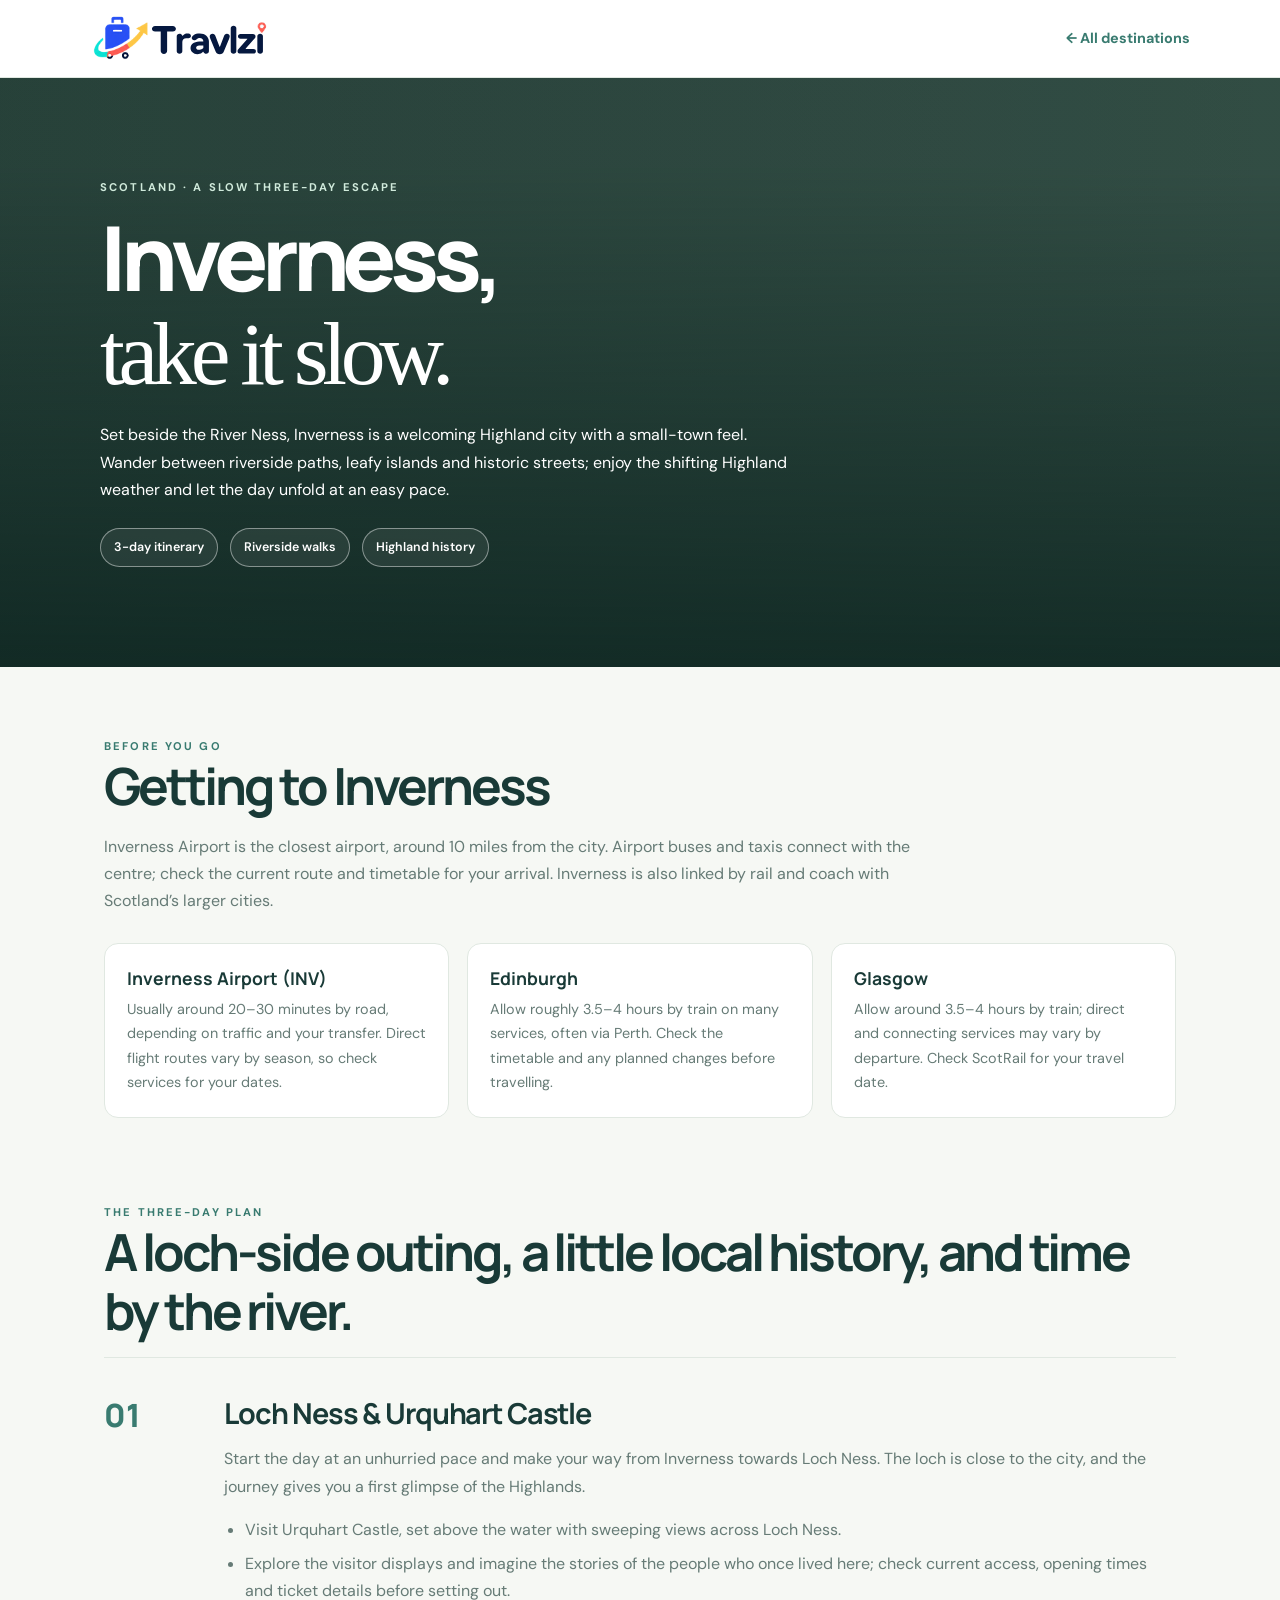
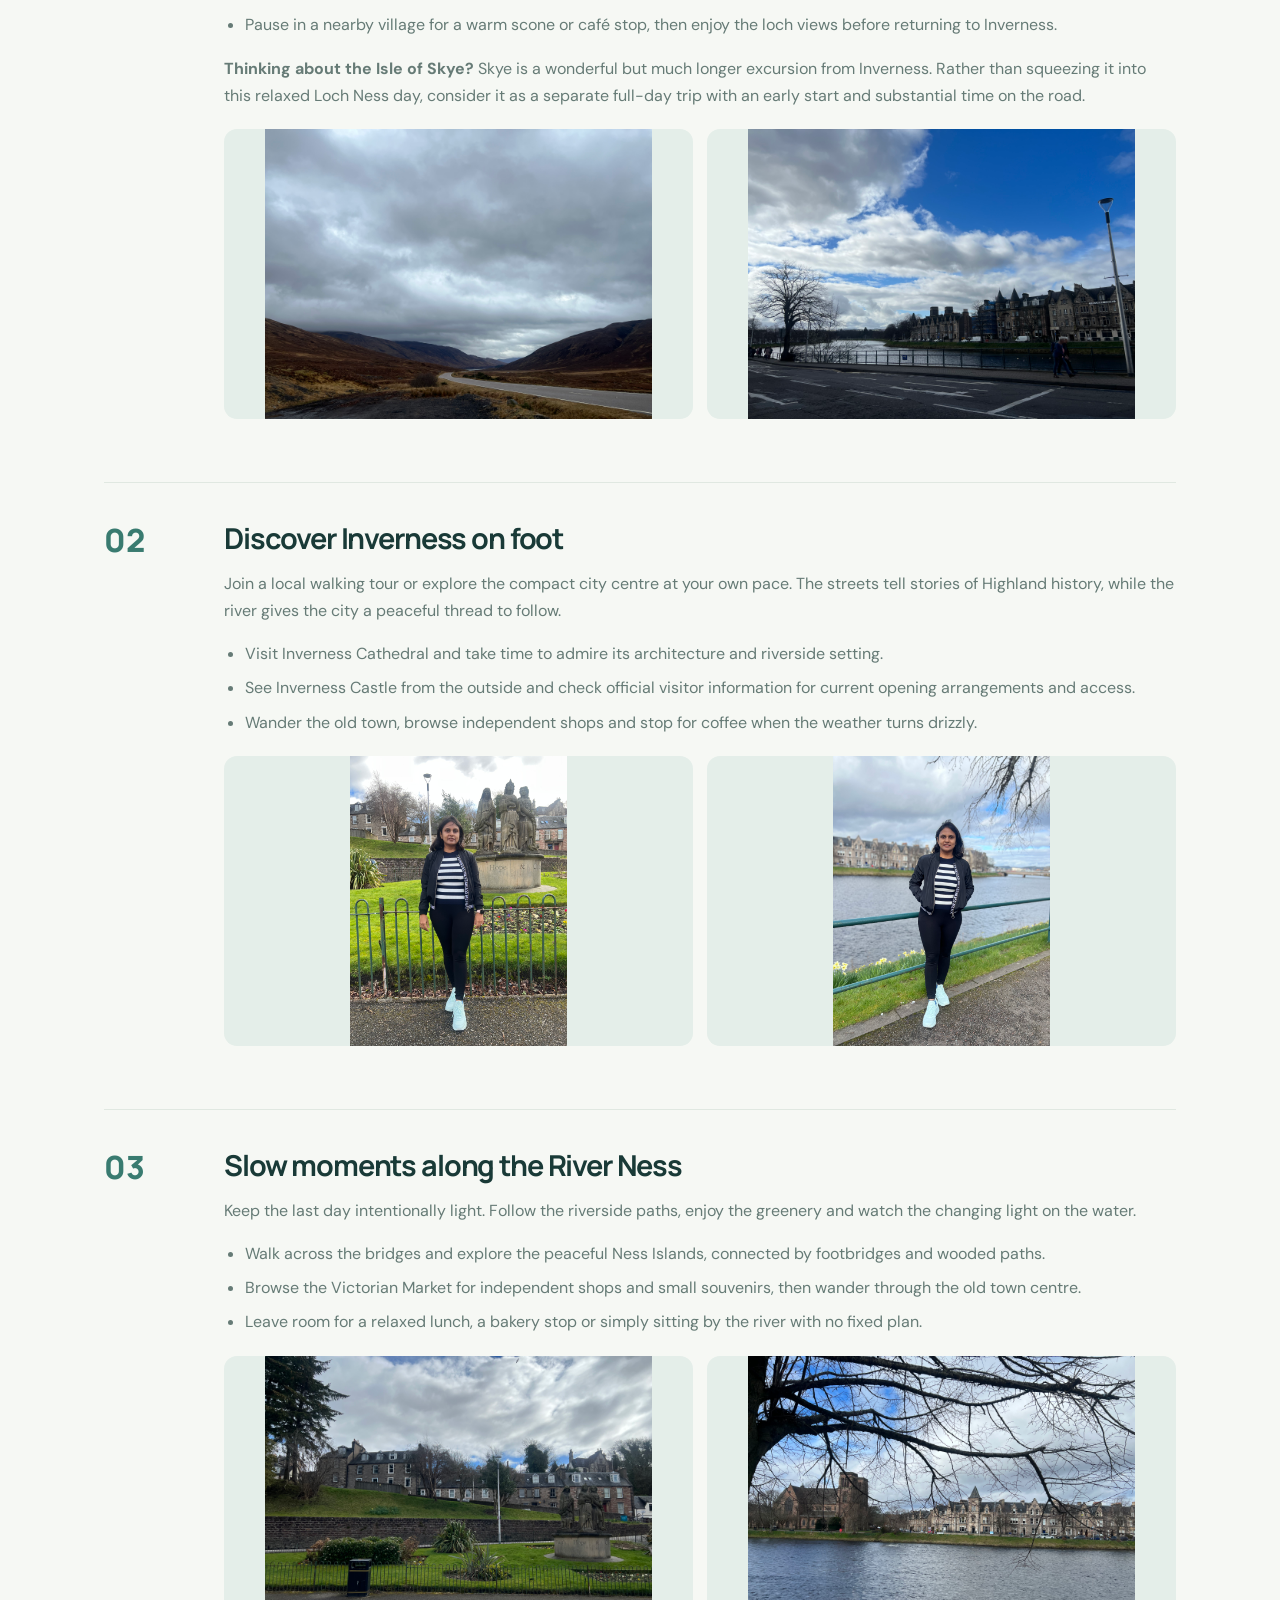
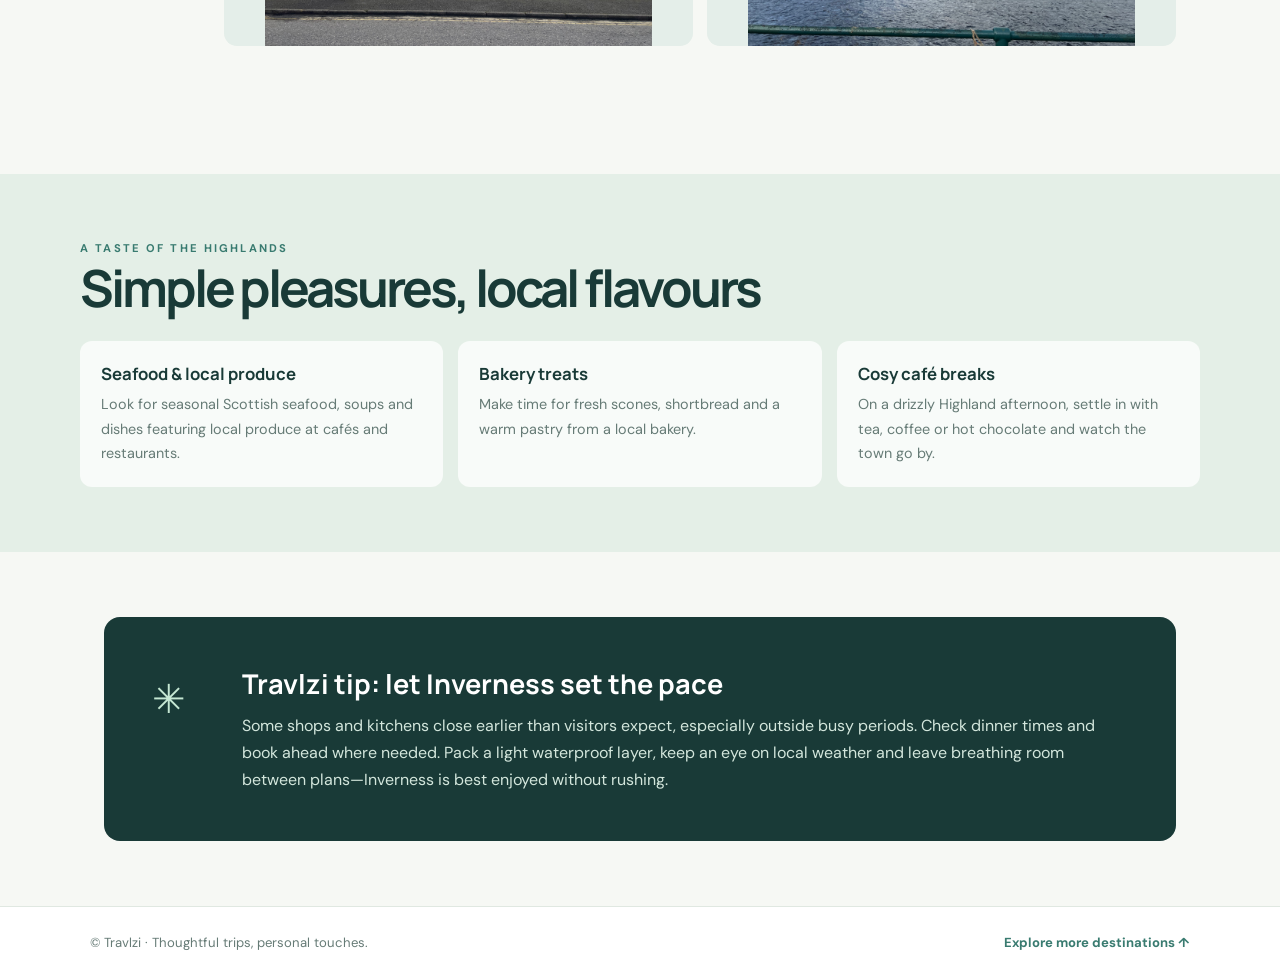
<file: inverness.html>
<!doctype html>
<html lang="en"><head><meta charset="utf-8"><meta name="viewport" content="width=device-width, initial-scale=1"><meta name="theme-color" content="#087f8c"><meta name="description" content="A calm three-day Inverness itinerary with Loch Ness, Urquhart Castle, riverside walks, historic streets and Highland flavours."><title>Inverness in 3 Days — Travlzi</title><link rel="preconnect" href="https://fonts.googleapis.com"><link rel="preconnect" href="https://fonts.gstatic.com" crossorigin><link href="https://fonts.googleapis.com/css2?family=DM+Sans:wght@400;500;600;700&family=Manrope:wght@400;500;600;700;800&display=swap" rel="stylesheet">
<style>
:root{--ink:#193a37;--muted:#667b76;--teal:#397b70;--cream:#f6f8f4;--mint:#e4efe7;--line:#e0e8e1;--head:"Manrope",sans-serif;--body:"DM Sans",sans-serif}*{box-sizing:border-box}html{scroll-behavior:smooth;scroll-padding-top:90px}body{margin:0;background:var(--cream);color:var(--ink);font-family:var(--body);line-height:1.7}a{color:inherit;text-decoration:none}.header{height:78px;display:flex;align-items:center;justify-content:space-between;padding:0 clamp(22px,7vw,100px);background:#fff;border-bottom:1px solid var(--line)}.brand{display:inline-flex;align-items:center}.brand-logo{display:block;width:180px;height:auto;max-height:none;aspect-ratio:auto;object-fit:contain}.back{font-weight:700;color:var(--teal);font-size:.9rem}.hero{min-height:580px;display:flex;align-items:end;position:relative;overflow:hidden;background:#344f46;color:white}.hero img,.shade{position:absolute;inset:0;width:100%;height:100%;object-fit:cover}.hero img{object-position:center 52%}.shade{background:linear-gradient(0deg,rgba(13,37,32,.82),rgba(13,37,32,.05) 85%),linear-gradient(90deg,rgba(13,37,32,.3),transparent)}.hero-content{position:relative;padding:clamp(32px,8vw,100px);max-width:900px}.eyebrow{font-size:.7rem;letter-spacing:.19em;text-transform:uppercase;font-weight:700;color:#d0eadb}.hero h1{font:800 clamp(3rem,7vw,6.3rem)/1.02 var(--head);letter-spacing:-.07em;margin:14px 0}.hero h1 em{font:400 1em Georgia,serif}.hero p:last-child{max-width:650px;color:#f0f7f3;font-size:1.05rem}.quickfacts{display:flex;gap:12px;flex-wrap:wrap;margin-top:25px}.pill{padding:8px 13px;border:1px solid #ffffff70;border-radius:99px;font-size:.78rem;font-weight:600;background:#ffffff12}.intro,.itinerary{max-width:1120px;margin:auto;padding:70px 24px 20px}.intro h2,.section-title{font:700 clamp(2rem,4vw,3.3rem)/1.15 var(--head);letter-spacing:-.06em;margin:0 0 18px}.intro p{max-width:850px;color:var(--muted)}.route-grid{display:grid;grid-template-columns:repeat(3,minmax(0,1fr));gap:18px;margin-top:28px}.route-card{padding:22px;background:white;border:1px solid var(--line);border-radius:14px}.route-card strong{display:block;font:700 1.1rem var(--head);margin-bottom:7px}.route-card p{font-size:.9rem;margin:0}.itinerary{padding-top:65px;padding-bottom:65px}.day{display:grid;grid-template-columns:95px 1fr;gap:25px;padding:35px 0;border-top:1px solid var(--line)}.day-number{font:800 2rem var(--head);color:var(--teal)}.day h3{font:700 clamp(1.35rem,2.5vw,1.8rem) var(--head);margin:0 0 12px;letter-spacing:-.04em}.day p{color:var(--muted);margin:10px 0}.day ul{padding-left:21px;color:var(--muted)}.day li{margin:7px 0}
.gallery{display:grid;grid-template-columns:1fr 1fr;gap:14px;margin:20px 0 28px}
.gallery img{display:block;width:100%;height:290px;object-fit:contain;object-position:center;border-radius:13px;background:#e4eee9}
.food{background:var(--mint);padding:65px 24px}.food-inner{max-width:1120px;margin:auto}.food-grid{display:grid;grid-template-columns:repeat(3,1fr);gap:15px;margin-top:25px}.food-card{padding:21px;background:#ffffffbd;border-radius:12px}.food-card h3{margin:0 0 7px;font:700 1.05rem var(--head)}.food-card p{margin:0;color:var(--muted);font-size:.9rem}.tip{max-width:1120px;margin:65px auto;padding:0 24px}.tip-box{background:var(--ink);color:white;border-radius:16px;padding:clamp(25px,5vw,48px);display:grid;grid-template-columns:70px 1fr;gap:20px}.tip-icon{font-size:2.5rem;color:#c5e7d3}.tip h2{font:700 1.7rem var(--head);margin:0 0 10px}.tip p{color:#d3e6dc;margin:0}.footer{display:flex;justify-content:space-between;gap:20px;flex-wrap:wrap;padding:25px clamp(22px,7vw,100px);background:white;border-top:1px solid var(--line);font-size:.82rem;color:var(--muted)}.footer a{font-weight:700;color:var(--teal)}@media(max-width:700px){.header{height:68px}.hero{min-height:560px}.route-grid,.food-grid{grid-template-columns:1fr}.day{grid-template-columns:54px 1fr;gap:12px}.day-number{font-size:1.5rem}.tip-box{grid-template-columns:1fr;gap:5px}.intro,.itinerary{padding-top:50px;padding-bottom:50px}}
</style></head><body>
<header class="header"><a class="brand" href="index.html" aria-label="Travlzi home"><img class="brand-logo" src="images/travlzi-logo.svg?v=3" alt="Travlzi"></a><a class="back" href="index.html#destinations">← All destinations</a></header><main>
<section class="hero"><img src="images/inverness-cover.webp" alt="A winding road through a wide Highland mountain valley beneath a cloudy sky"><div class="shade"></div><div class="hero-content"><div class="eyebrow">SCOTLAND · A SLOW THREE-DAY ESCAPE</div><h1>Inverness,<br><em>take it slow.</em></h1><p>Set beside the River Ness, Inverness is a welcoming Highland city with a small-town feel. Wander between riverside paths, leafy islands and historic streets; enjoy the shifting Highland weather and let the day unfold at an easy pace.</p><div class="quickfacts"><span class="pill">3-day itinerary</span><span class="pill">Riverside walks</span><span class="pill">Highland history</span></div></div></section>
<section class="intro"><div class="eyebrow" style="color:var(--teal)">BEFORE YOU GO</div><h2>Getting to Inverness</h2><p>Inverness Airport is the closest airport, around 10 miles from the city. Airport buses and taxis connect with the centre; check the current route and timetable for your arrival. Inverness is also linked by rail and coach with Scotland’s larger cities.</p><div class="route-grid"><article class="route-card"><strong>Inverness Airport (INV)</strong><p>Usually around 20–30 minutes by road, depending on traffic and your transfer. Direct flight routes vary by season, so check services for your dates.</p></article><article class="route-card"><strong>Edinburgh</strong><p>Allow roughly 3.5–4 hours by train on many services, often via Perth. Check the timetable and any planned changes before travelling.</p></article><article class="route-card"><strong>Glasgow</strong><p>Allow around 3.5–4 hours by train; direct and connecting services may vary by departure. Check ScotRail for your travel date.</p></article></div></section>
<section class="itinerary"><div class="eyebrow" style="color:var(--teal)">THE THREE-DAY PLAN</div><h2 class="section-title">A loch-side outing, a little local history, and time by the river.</h2>
<article class="day"><div class="day-number">01</div><div><h3>Loch Ness & Urquhart Castle</h3><p>Start the day at an unhurried pace and make your way from Inverness towards Loch Ness. The loch is close to the city, and the journey gives you a first glimpse of the Highlands.</p><ul><li>Visit Urquhart Castle, set above the water with sweeping views across Loch Ness.</li><li>Explore the visitor displays and imagine the stories of the people who once lived here; check current access, opening times and ticket details before setting out.</li><li>Pause in a nearby village for a warm scone or café stop, then enjoy the loch views before returning to Inverness.</li></ul><p><strong>Thinking about the Isle of Skye?</strong> Skye is a wonderful but much longer excursion from Inverness. Rather than squeezing it into this relaxed Loch Ness day, consider it as a separate full-day trip with an early start and substantial time on the road.</p>
<div class="gallery">
  <img src="images/IMG_7974.jpeg" alt="Highland landscape near Inverness" loading="lazy">
  <img src="images/IMG_8022.jpeg" alt="Loch and castle scenery in the Scottish Highlands" loading="lazy">
</div></div></article>
<article class="day"><div class="day-number">02</div><div><h3>Discover Inverness on foot</h3><p>Join a local walking tour or explore the compact city centre at your own pace. The streets tell stories of Highland history, while the river gives the city a peaceful thread to follow.</p><ul><li>Visit Inverness Cathedral and take time to admire its architecture and riverside setting.</li><li>See Inverness Castle from the outside and check official visitor information for current opening arrangements and access.</li><li>Wander the old town, browse independent shops and stop for coffee when the weather turns drizzly.</li></ul>
<div class="gallery">
  <img src="images/IMG_8031.jpeg" alt="Historic Highland scenery" loading="lazy">
  <img src="images/IMG_8035.jpeg" alt="Inverness riverside and historic streets" loading="lazy">
</div></div></article>
<article class="day"><div class="day-number">03</div><div><h3>Slow moments along the River Ness</h3><p>Keep the last day intentionally light. Follow the riverside paths, enjoy the greenery and watch the changing light on the water.</p><ul><li>Walk across the bridges and explore the peaceful Ness Islands, connected by footbridges and wooded paths.</li><li>Browse the Victorian Market for independent shops and small souvenirs, then wander through the old town centre.</li><li>Leave room for a relaxed lunch, a bakery stop or simply sitting by the river with no fixed plan.</li></ul>
<div class="gallery">
  <img src="images/IMG_8043.jpeg" alt="River Ness and green Highland surroundings" loading="lazy">
  <img src="images/IMG_8044.jpeg" alt="Scenic view around Inverness" loading="lazy">
</div></div></article></section>

<section class="food"><div class="food-inner"><div class="eyebrow" style="color:var(--teal)">A TASTE OF THE HIGHLANDS</div><h2 class="section-title">Simple pleasures, local flavours</h2><div class="food-grid"><article class="food-card"><h3>Seafood & local produce</h3><p>Look for seasonal Scottish seafood, soups and dishes featuring local produce at cafés and restaurants.</p></article><article class="food-card"><h3>Bakery treats</h3><p>Make time for fresh scones, shortbread and a warm pastry from a local bakery.</p></article><article class="food-card"><h3>Cosy café breaks</h3><p>On a drizzly Highland afternoon, settle in with tea, coffee or hot chocolate and watch the town go by.</p></article></div></div></section>
<section class="tip"><div class="tip-box"><div class="tip-icon">✳</div><div><h2>Travlzi tip: let Inverness set the pace</h2><p>Some shops and kitchens close earlier than visitors expect, especially outside busy periods. Check dinner times and book ahead where needed. Pack a light waterproof layer, keep an eye on local weather and leave breathing room between plans—Inverness is best enjoyed without rushing.</p></div></div></section></main><footer class="footer"><span>© Travlzi · Thoughtful trips, personal touches.</span><a href="index.html#destinations">Explore more destinations ↑</a></footer></body></html>
</file>
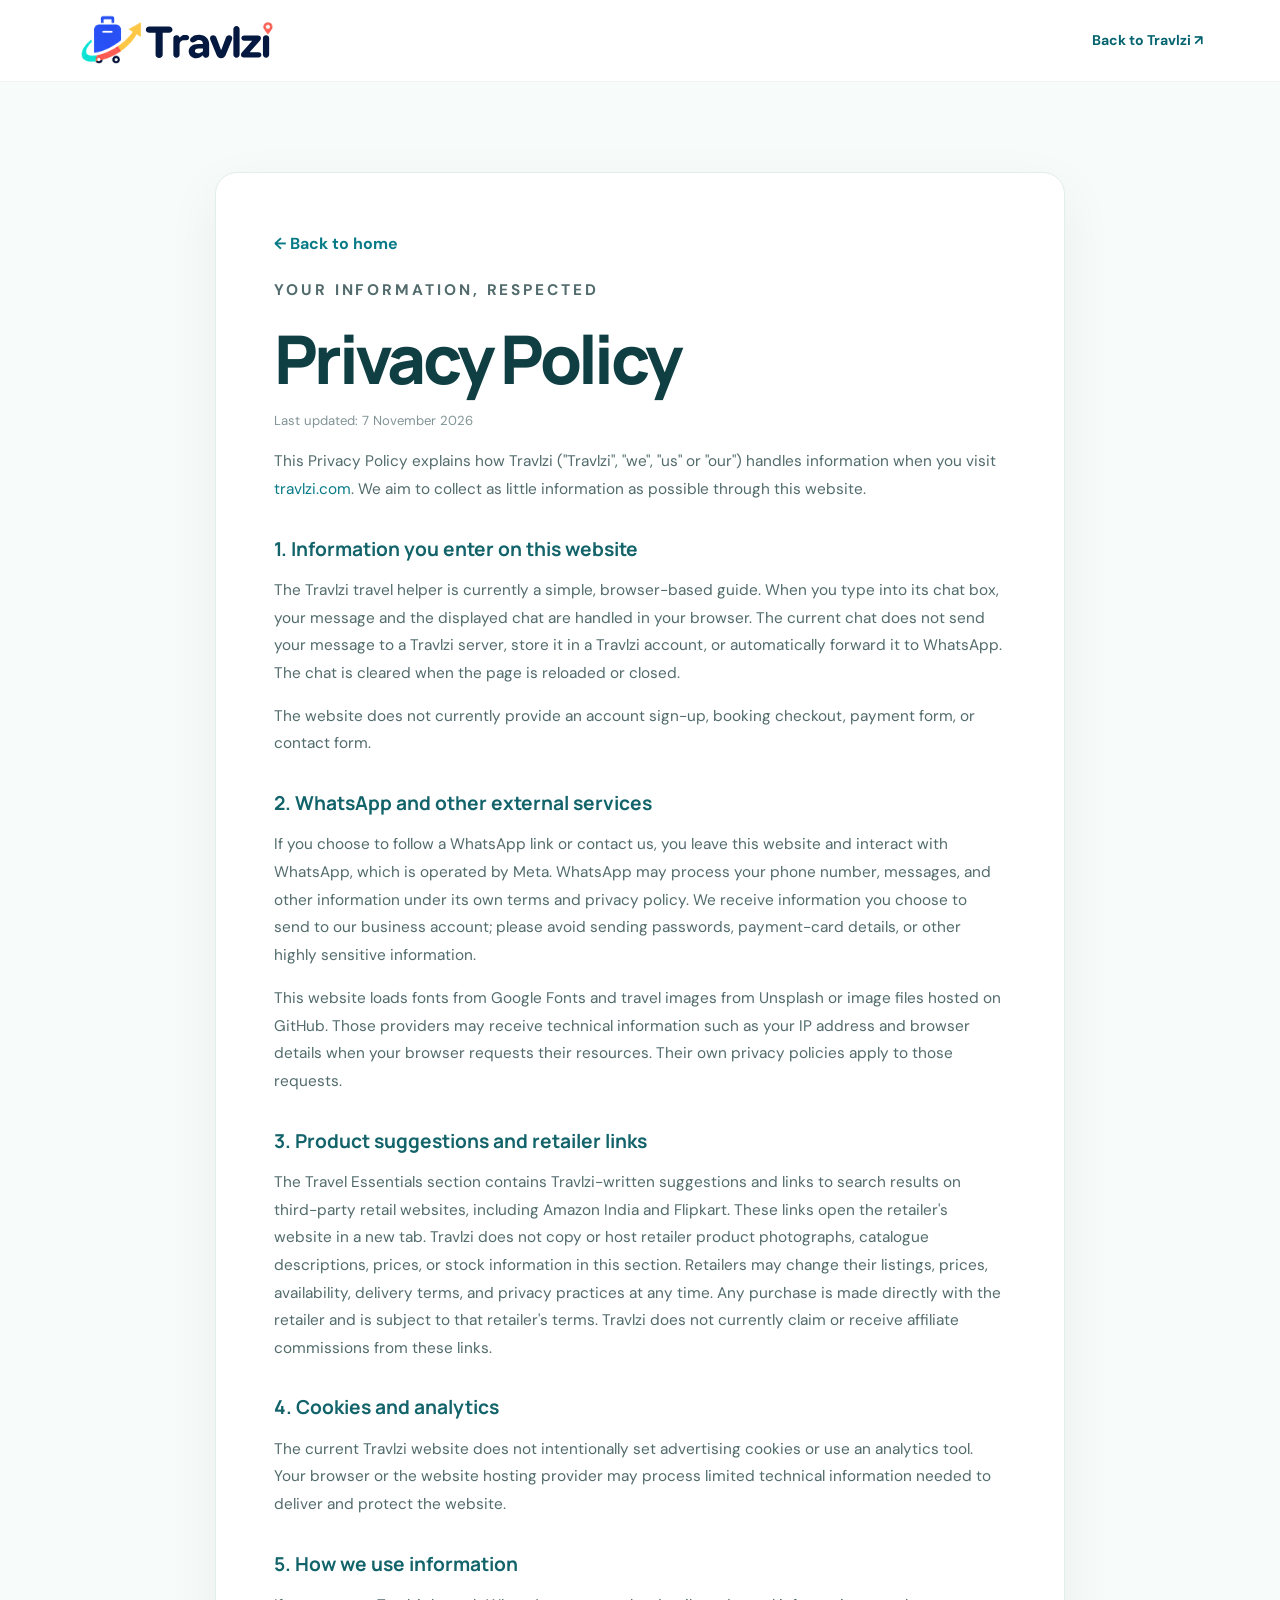
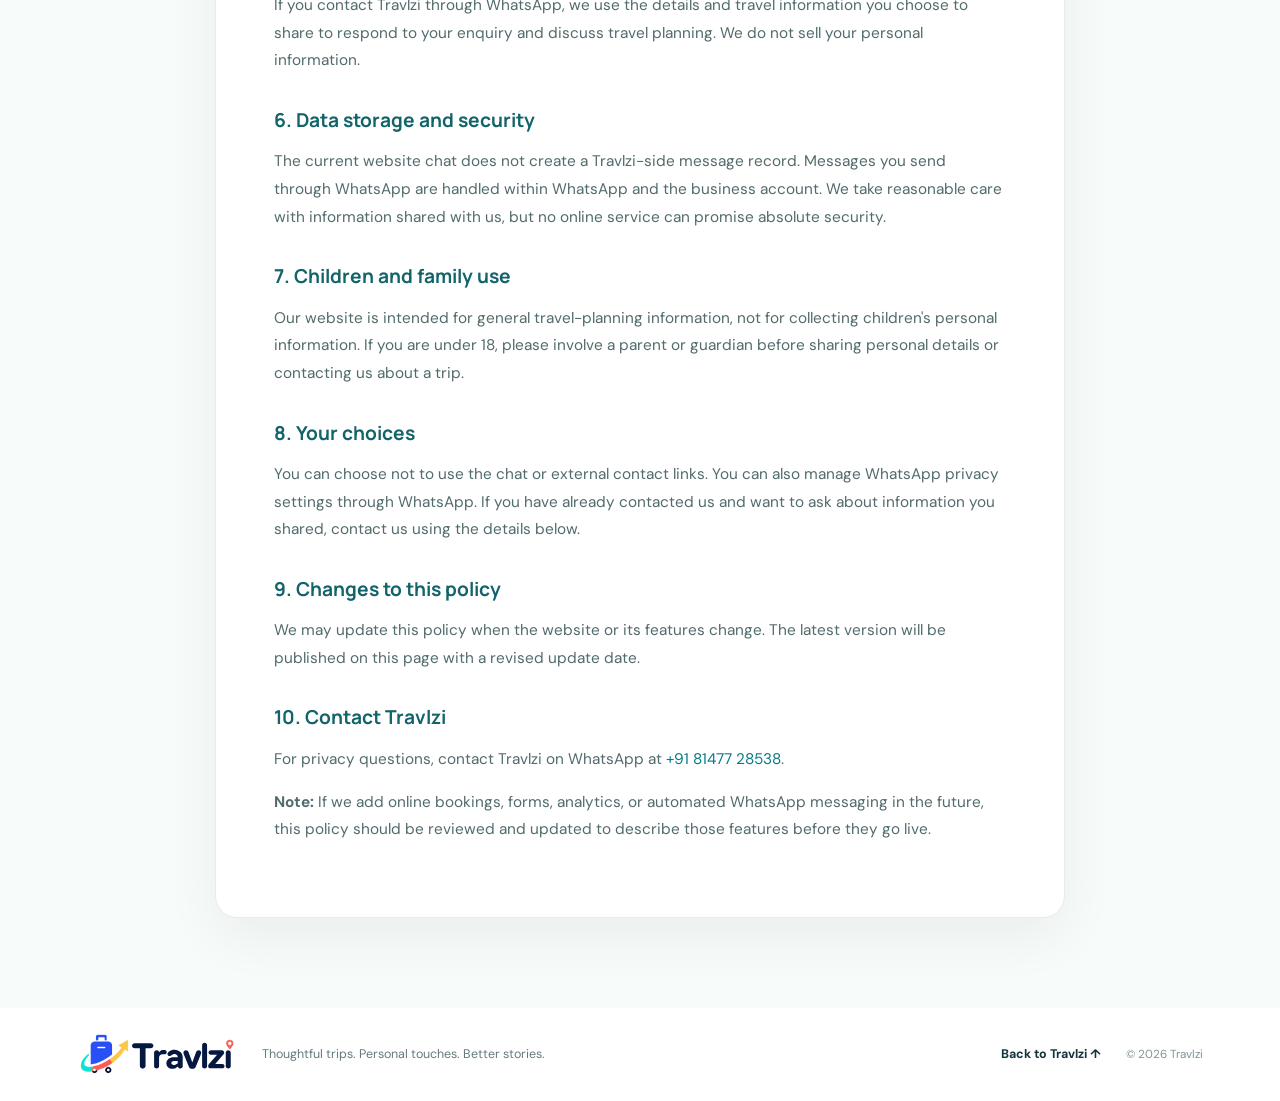
<file: privacy-policy.html>
<!doctype html>
<html lang="en">
<head>
  <meta charset="utf-8">
  <meta name="viewport" content="width=device-width, initial-scale=1">
  <meta name="theme-color" content="#087f8c">
  <meta name="description" content="Read how Travlzi handles information when you visit our travel-planning website.">
  <title>Privacy Policy — Travlzi</title>
  <link rel="preconnect" href="https://fonts.googleapis.com">
  <link rel="preconnect" href="https://fonts.gstatic.com" crossorigin>
  <link href="https://fonts.googleapis.com/css2?family=DM+Sans:wght@400;500;600;700&family=Manrope:wght@400;500;600;700;800&display=swap" rel="stylesheet">
  <link rel="stylesheet" href="style.css">
  <style>
    .policy-page{min-height:75vh;background:#f7fbfa;padding:clamp(48px,8vw,90px) 22px}
    .policy-wrap{max-width:850px;margin:0 auto;background:#fff;border:1px solid #e2eeeb;border-radius:22px;padding:clamp(25px,5vw,58px);box-shadow:0 18px 55px rgba(10,45,49,.06)}
    .policy-wrap h1{font:800 clamp(2.5rem,6vw,4.2rem)/1.1 var(--font-head);letter-spacing:-.055em;color:#103f43;margin:12px 0}
    .policy-wrap h2{font:700 1.2rem var(--font-head);color:#12636a;margin:32px 0 10px}
    .policy-wrap p,.policy-wrap li{color:#526b6c;line-height:1.8;font-size:.96rem}
    .policy-wrap ul{padding-left:22px}
    .policy-date{font-size:.82rem!important;color:#819396!important}
    .policy-back{display:inline-block;margin-bottom:20px;color:#087b87;font-weight:700;text-decoration:none}
    .policy-wrap a{color:#087b87}
  </style>
</head>
<body>
  <header class="site-header">
    <a class="brand" href="index.html" aria-label="Travlzi home"><img class="brand-logo" src="images/travlzi-logo.svg?v=3" alt="Travlzi"></a>
    <a class="text-link" href="index.html">Back to Travlzi ↗</a>
  </header>
  <main class="policy-page">
    <article class="policy-wrap">
      <a class="policy-back" href="index.html">← Back to home</a>
      <p class="eyebrow">YOUR INFORMATION, RESPECTED</p>
      <h1>Privacy Policy</h1>
      <p class="policy-date">Last updated: 7 November 2026</p>

      <p>This Privacy Policy explains how Travlzi ("Travlzi", "we", "us" or "our") handles information when you visit <a href="https://travlzi.com">travlzi.com</a>. We aim to collect as little information as possible through this website.</p>

      <h2>1. Information you enter on this website</h2>
      <p>The Travlzi travel helper is currently a simple, browser-based guide. When you type into its chat box, your message and the displayed chat are handled in your browser. The current chat does not send your message to a Travlzi server, store it in a Travlzi account, or automatically forward it to WhatsApp. The chat is cleared when the page is reloaded or closed.</p>
      <p>The website does not currently provide an account sign-up, booking checkout, payment form, or contact form.</p>

      <h2>2. WhatsApp and other external services</h2>
      <p>If you choose to follow a WhatsApp link or contact us, you leave this website and interact with WhatsApp, which is operated by Meta. WhatsApp may process your phone number, messages, and other information under its own terms and privacy policy. We receive information you choose to send to our business account; please avoid sending passwords, payment-card details, or other highly sensitive information.</p>
      <p>This website loads fonts from Google Fonts and travel images from Unsplash or image files hosted on GitHub. Those providers may receive technical information such as your IP address and browser details when your browser requests their resources. Their own privacy policies apply to those requests.</p>

      <h2>3. Product suggestions and retailer links</h2>
      <p>The Travel Essentials section contains Travlzi-written suggestions and links to search results on third-party retail websites, including Amazon India and Flipkart. These links open the retailer's website in a new tab. Travlzi does not copy or host retailer product photographs, catalogue descriptions, prices, or stock information in this section. Retailers may change their listings, prices, availability, delivery terms, and privacy practices at any time. Any purchase is made directly with the retailer and is subject to that retailer's terms. Travlzi does not currently claim or receive affiliate commissions from these links.</p>

      <h2>4. Cookies and analytics</h2>
      <p>The current Travlzi website does not intentionally set advertising cookies or use an analytics tool. Your browser or the website hosting provider may process limited technical information needed to deliver and protect the website.</p>

      <h2>5. How we use information</h2>
      <p>If you contact Travlzi through WhatsApp, we use the details and travel information you choose to share to respond to your enquiry and discuss travel planning. We do not sell your personal information.</p>

      <h2>6. Data storage and security</h2>
      <p>The current website chat does not create a Travlzi-side message record. Messages you send through WhatsApp are handled within WhatsApp and the business account. We take reasonable care with information shared with us, but no online service can promise absolute security.</p>

      <h2>7. Children and family use</h2>
      <p>Our website is intended for general travel-planning information, not for collecting children's personal information. If you are under 18, please involve a parent or guardian before sharing personal details or contacting us about a trip.</p>

      <h2>8. Your choices</h2>
      <p>You can choose not to use the chat or external contact links. You can also manage WhatsApp privacy settings through WhatsApp. If you have already contacted us and want to ask about information you shared, contact us using the details below.</p>

      <h2>9. Changes to this policy</h2>
      <p>We may update this policy when the website or its features change. The latest version will be published on this page with a revised update date.</p>

      <h2>10. Contact Travlzi</h2>
      <p>For privacy questions, contact Travlzi on WhatsApp at <a href="https://wa.me/918147728538" target="_blank" rel="noopener noreferrer">+91 81477 28538</a>.</p>
      <p><strong>Note:</strong> If we add online bookings, forms, analytics, or automated WhatsApp messaging in the future, this policy should be reviewed and updated to describe those features before they go live.</p>
    </article>
  </main>
  <footer class="site-footer">
    <a class="brand footer-brand" href="index.html" aria-label="Travlzi home"><img class="brand-logo" src="images/travlzi-logo.svg?v=3" alt="Travlzi"></a>
    <p>Thoughtful trips. Personal touches. Better stories.</p>
    <a class="back-top" href="index.html">Back to Travlzi ↑</a>
    <span class="copyright">© <span id="year">2026</span> Travlzi</span>
  </footer>
</body>
</html>
</file>
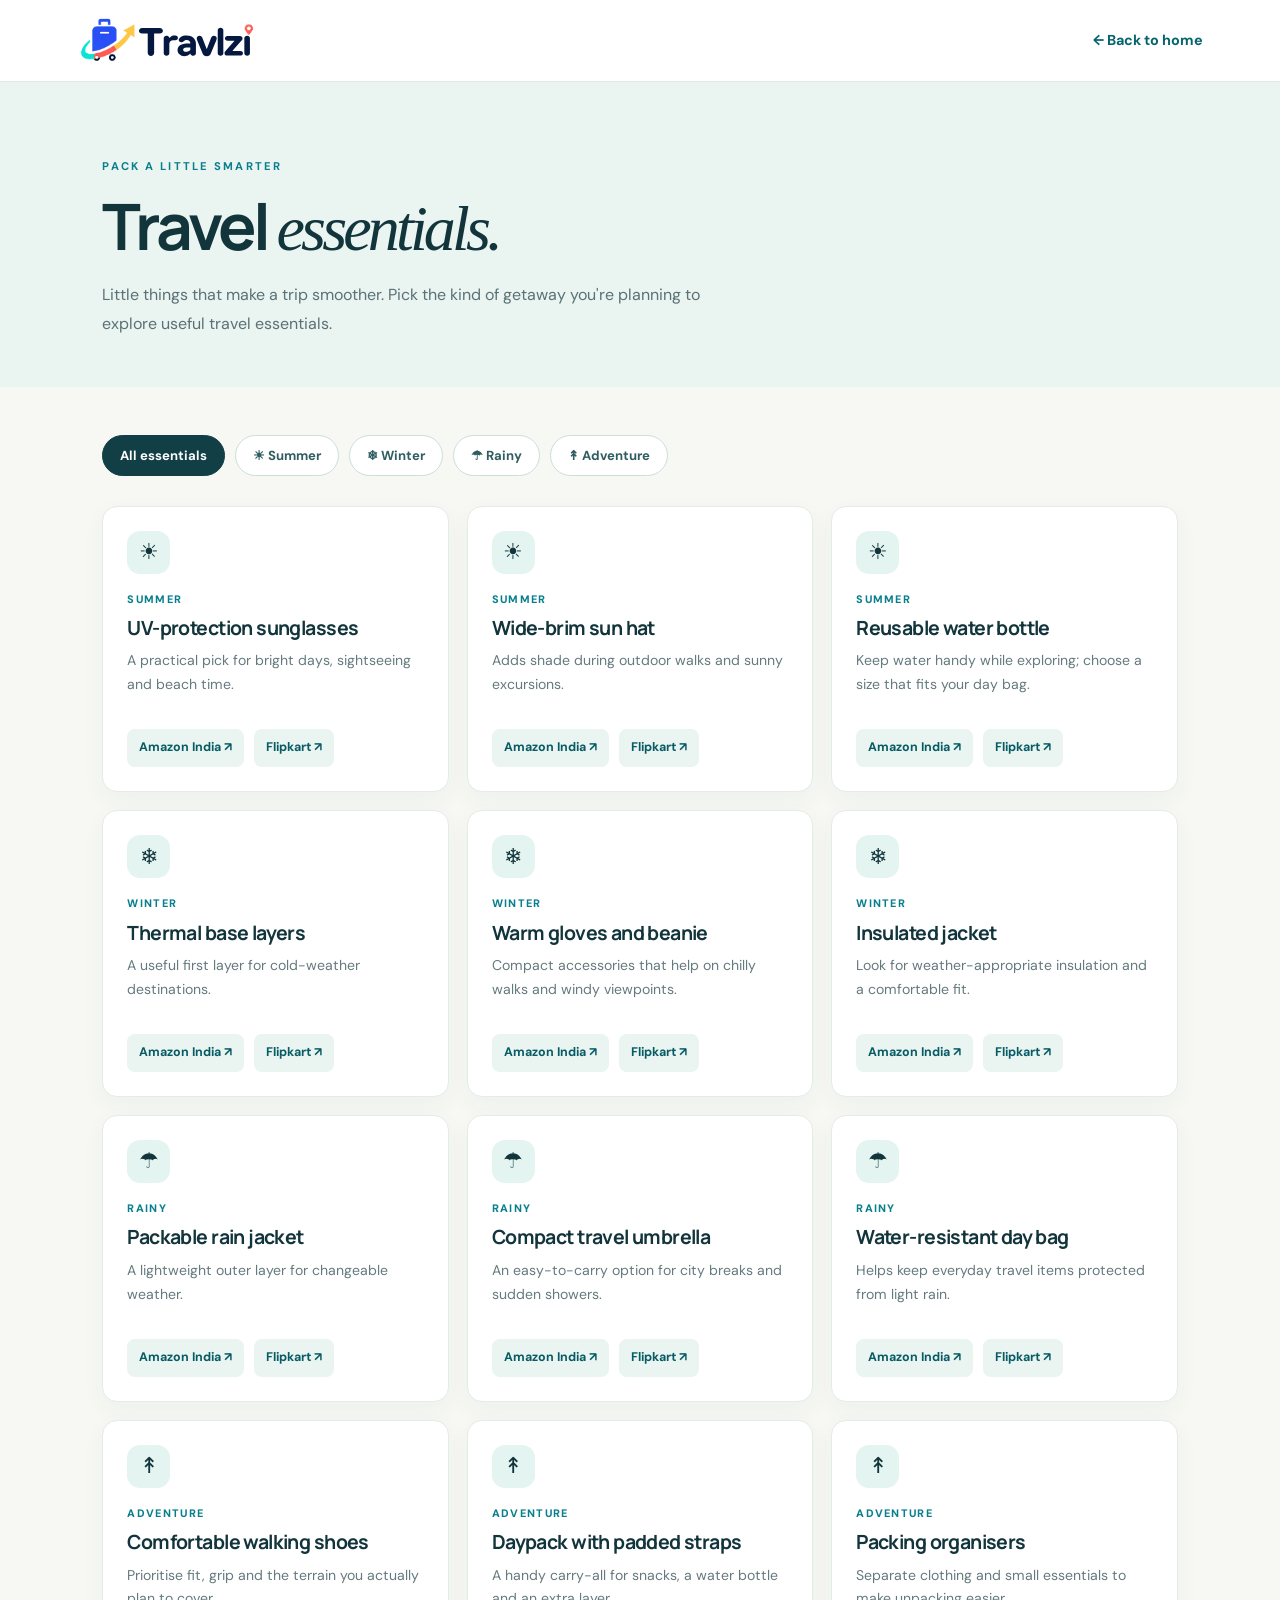
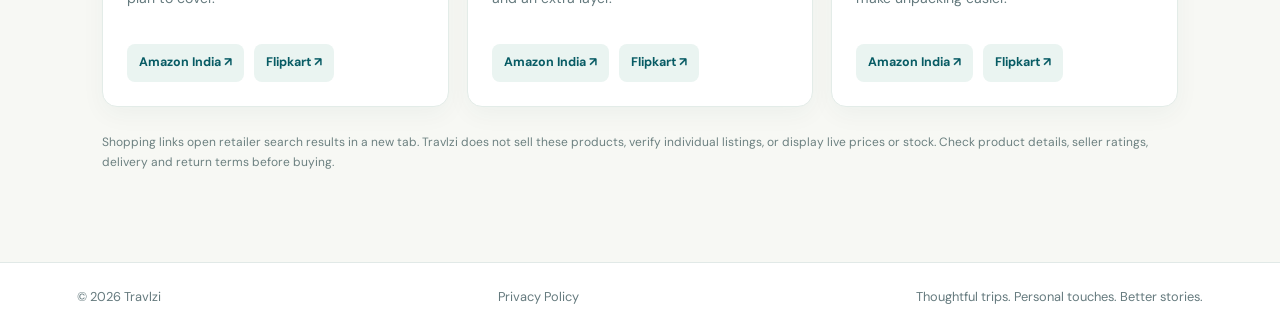
<file: travel-essentials.html>
<!doctype html>
<html lang="en">
<head>
  <meta charset="utf-8">
  <meta name="viewport" content="width=device-width, initial-scale=1">
  <meta name="theme-color" content="#087f8c">
  <meta name="description" content="Thoughtful travel essentials for summer, winter, rainy days and adventures.">
  <title>Travel Essentials — Travlzi</title>
  <link rel="preconnect" href="https://fonts.googleapis.com">
  <link rel="preconnect" href="https://fonts.gstatic.com" crossorigin>
  <link href="https://fonts.googleapis.com/css2?family=DM+Sans:wght@400;500;600;700&family=Manrope:wght@400;500;600;700;800&display=swap" rel="stylesheet">
  <style>
    :root{--ink:#12343b;--muted:#657a7e;--teal:#087f8c;--cream:#f7f8f4;--line:#e1e9e7}
    *{box-sizing:border-box}body{margin:0;background:var(--cream);color:var(--ink);font-family:"DM Sans",sans-serif;line-height:1.6}
    a{color:inherit;text-decoration:none}.site-header{height:82px;display:flex;align-items:center;justify-content:space-between;padding:0 clamp(22px,6vw,92px);background:#fff;border-bottom:1px solid var(--line)}
    .brand{display:inline-flex;align-items:center}.brand-logo{display:block;width:180px;height:auto;max-height:none;aspect-ratio:auto;object-fit:contain}
    .back-link{font-size:.9rem;font-weight:700;color:#05646f}.page-hero{padding:76px clamp(22px,8vw,120px) 48px;background:#eaf4f1}
    .eyebrow{margin:0 0 15px;color:var(--teal);font-size:.7rem;letter-spacing:.19em;font-weight:700}.page-hero h1{font:700 clamp(2.5rem,5vw,4.5rem)/1.08 Manrope,sans-serif;letter-spacing:-.06em;margin:0}.page-hero h1 em{font-family:Georgia,serif;font-weight:400}
    .intro{max-width:650px;color:#5a7175;margin:18px 0 0;line-height:1.8}.content{padding:48px clamp(22px,8vw,120px) 90px;max-width:1440px;margin:auto}
    .filters{display:flex;flex-wrap:wrap;gap:10px;margin-bottom:30px}.filter{border:1px solid #c9dfd9;background:#fff;color:#315d60;border-radius:999px;padding:11px 17px;font:700 .82rem "DM Sans",sans-serif;cursor:pointer}.filter:hover,.filter.active{background:#123f45;color:#fff;border-color:#123f45}
    .grid{display:grid;grid-template-columns:repeat(3,minmax(0,1fr));gap:18px}.card{background:#fff;border:1px solid #e3ece8;border-radius:15px;padding:24px;min-width:0;box-shadow:0 8px 24px rgba(21,67,71,.045)}
    .icon{width:43px;height:43px;display:grid;place-items:center;border-radius:13px;background:#e4f4f0;font-size:1.35rem}.category{display:inline-block;margin:17px 0 7px;color:var(--teal);font-size:.68rem;font-weight:800;letter-spacing:.12em;text-transform:uppercase}
    .card h2{font:700 1.22rem/1.3 Manrope,sans-serif;letter-spacing:-.03em;margin:0 0 9px}.card p{color:var(--muted);font-size:.88rem;line-height:1.7;min-height:60px;margin:0 0 20px}
    .links{display:flex;gap:10px;flex-wrap:wrap}.links a{display:inline-flex;padding:9px 12px;border-radius:8px;background:#eaf4f1;color:#075b64;font-size:.78rem;font-weight:700}.links a:hover{background:#d4eee7}
    .note{margin:25px 0 0;color:#6c8080;font-size:.75rem;line-height:1.7}.empty{color:var(--muted);grid-column:1/-1}
    footer{display:flex;justify-content:space-between;gap:16px;flex-wrap:wrap;padding:24px clamp(22px,6vw,92px);background:#fff;border-top:1px solid var(--line);font-size:.8rem;color:var(--muted)}
    @media(max-width:900px){.grid{grid-template-columns:repeat(2,minmax(0,1fr))}}@media(max-width:600px){.site-header{height:70px}.page-hero{padding-top:55px}.grid{grid-template-columns:1fr}.card p{min-height:0}.filter{padding:9px 13px;font-size:.76rem}}
  </style>
</head>
<body>
  <header class="site-header">
    <a class="brand" href="index.html" aria-label="Travlzi home"><img class="brand-logo" src="images/travlzi-logo.svg?v=3" alt="Travlzi"></a>
    <a class="back-link" href="index.html">← Back to home</a>
  </header>
  <main>
    <section class="page-hero">
      <p class="eyebrow">PACK A LITTLE SMARTER</p>
      <h1>Travel <em>essentials.</em></h1>
      <p class="intro">Little things that make a trip smoother. Pick the kind of getaway you're planning to explore useful travel essentials.</p>
    </section>
    <section class="content" aria-label="Travel essentials">
      <div class="filters" id="essentials-filters" role="group" aria-label="Filter travel essentials">
        <button class="filter active" type="button" data-filter="all" aria-pressed="true">All essentials</button>
        <button class="filter" type="button" data-filter="summer" aria-pressed="false">☀ Summer</button>
        <button class="filter" type="button" data-filter="winter" aria-pressed="false">❄ Winter</button>
        <button class="filter" type="button" data-filter="rainy" aria-pressed="false">☂ Rainy</button>
        <button class="filter" type="button" data-filter="adventure" aria-pressed="false">↟ Adventure</button>
      </div>
      <div class="grid" id="essentials-grid" aria-live="polite"></div>
      <p class="note">Shopping links open retailer search results in a new tab. Travlzi does not sell these products, verify individual listings, or display live prices or stock. Check product details, seller ratings, delivery and return terms before buying.</p>
    </section>
  </main>
  <footer><span>© <span id="year"></span> Travlzi</span><a href="privacy-policy.html">Privacy Policy</a><span>Thoughtful trips. Personal touches. Better stories.</span></footer>
  <script src="travel-essentials.js" defer></script>
</body>
</html>
</file>
<file: style.css>
:root{--ink:#12343b;--muted:#657a7e;--teal:#087f8c;--teal-dark:#05646f;--aqua:#dff4f1;--cream:#f7f8f4;--line:#e1e9e7;--white:#fff;--font-head:"Manrope",sans-serif;--font-body:"DM Sans",sans-serif}*{box-sizing:border-box}html{scroll-behavior:smooth;scroll-padding-top:88px}body{margin:0;color:var(--ink);font-family:var(--font-body);background:var(--cream);line-height:1.6}a{color:inherit;text-decoration:none}button,input{font:inherit}.site-header{height:82px;display:flex;align-items:center;justify-content:space-between;padding:0 clamp(22px,6vw,92px);background:rgba(255,255,255,.96);position:sticky;top:0;z-index:20;border-bottom:1px solid rgba(18,52,59,.06);backdrop-filter:blur(14px)}.brand{display:inline-flex;align-items:center;gap:10px;font:800 1.45rem var(--font-head);letter-spacing:-.07em}.brand-mark{width:34px;height:34px;display:grid;place-items:center;border-radius:11px;background:var(--teal);color:white;font:800 1.45rem var(--font-head);letter-spacing:-.08em}.brand-dot{color:var(--teal)}.nav-links{display:flex;align-items:center;gap:34px;font-size:.9rem;font-weight:600}.nav-links>a:not(.nav-cta){transition:color .2s}.nav-links>a:not(.nav-cta):hover{color:var(--teal)}.nav-cta{background:var(--ink);color:white;padding:12px 18px;border-radius:8px}.nav-cta span,.button span{margin-left:12px}.menu-toggle{display:none;border:0;background:transparent;font-size:1.6rem;color:var(--ink)}.hero{min-height:650px;height:min(740px,78vw);position:relative;display:flex;align-items:center;overflow:hidden;background:#234c53}.hero-image,.hero-shade{position:absolute;inset:0;width:100%;height:100%;object-fit:cover}.hero-image{object-position:center 54%;animation:hero-in 1s ease-out both}.hero-shade{background:linear-gradient(90deg,rgba(5,33,39,.78) 0%,rgba(5,33,39,.52) 44%,rgba(5,33,39,.08) 100%),linear-gradient(0deg,rgba(5,33,39,.25),transparent 45%)}.hero-content{position:relative;z-index:1;color:white;width:min(720px,75%);margin-left:clamp(24px,10vw,150px);padding:70px 0}.eyebrow{margin:0 0 18px;color:var(--teal);font-size:.7rem;letter-spacing:.19em;font-weight:700}.light-eyebrow{color:#b9f3e9}.eyebrow-dot{display:inline-block;width:7px;height:7px;border-radius:50%;background:#8de1d4;margin-right:10px;vertical-align:1px}.hero h1,.section h2,.approach-copy h2,.about-copy h2,.contact-section h2{font:700 clamp(2.7rem,5.5vw,5.35rem)/1.06 var(--font-head);letter-spacing:-.065em;margin:0}.hero h1 em,.section h2 em,.approach-copy h2 em,.about-copy h2 em,.contact-section h2 em{font-family:Georgia,serif;font-weight:400;letter-spacing:-.055em}.hero-copy{max-width:520px;font-size:1.07rem;color:rgba(255,255,255,.88);margin:24px 0 30px;line-height:1.8}.hero-actions,.contact-actions{display:flex;align-items:center;gap:26px;flex-wrap:wrap}.button{display:inline-flex;align-items:center;justify-content:center;padding:15px 20px;border-radius:8px;font-weight:700;font-size:.9rem;transition:transform .2s,background .2s}.button:hover{transform:translateY(-2px)}.button-primary{background:#bdf2e8;color:#123b40}.button-primary:hover{background:#d8fbf4}.text-link{font-weight:700;font-size:.88rem;color:var(--teal-dark)}.text-link span{margin-left:8px}.light-link{color:white}.hero-note{display:flex;align-items:center;gap:10px;margin-top:66px;color:rgba(255,255,255,.8);font-size:.8rem}.note-icon{display:grid;place-items:center;width:28px;height:28px;border:1px solid rgba(255,255,255,.5);border-radius:50%;color:#bdf2e8}.hero-side-label{position:absolute;right:30px;bottom:42px;writing-mode:vertical-rl;letter-spacing:.2em;color:rgba(255,255,255,.8);font-size:.63rem}.trust-strip{display:flex;justify-content:center;align-items:center;gap:clamp(22px,6vw,90px);padding:24px 20px;background:#eaf5f2;border-bottom:1px solid #dcebe7}.trust-strip>div{display:flex;align-items:center;gap:10px;font-size:.81rem;font-weight:600;color:#31565b}.strip-icon{font-size:1.15rem;color:var(--teal)}.section{padding:clamp(70px,9vw,130px) clamp(22px,8vw,120px)}.section-heading{display:flex;justify-content:space-between;align-items:end;gap:35px;margin-bottom:42px}.section h2,.approach-copy h2,.about-copy h2{font-size:clamp(2.2rem,4vw,3.7rem)}.section-intro{max-width:290px;margin:0 0 5px;color:var(--muted);font-size:.95rem}.destination-grid{display:grid;grid-template-columns:repeat(4,minmax(0,1fr));gap:20px}.destination-card{min-width:0;background:white;border-radius:14px;overflow:hidden;border:1px solid #e8eeeb;transition:transform .25s,box-shadow .25s}.destination-card:hover{transform:translateY(-5px);box-shadow:0 16px 36px rgba(21,67,71,.09)}.destination-photo-wrap{height:260px;position:relative;overflow:hidden;background:#dcebe7}.destination-photo{width:100%;height:100%;object-fit:cover;transition:transform .5s}.destination-card:hover .destination-photo{transform:scale(1.04)}.destination-tag{position:absolute;top:14px;left:14px;background:rgba(255,255,255,.93);padding:6px 10px;border-radius:99px;font-size:.66rem;font-weight:700;color:#23545a}.destination-card-body{padding:20px 19px 22px}.destination-card h3{font:700 1.35rem var(--font-head);letter-spacing:-.04em;margin:0 0 8px}.destination-card p{font-size:.84rem;color:var(--muted);line-height:1.7;margin:0 0 18px;min-height:58px}.destination-link{display:inline-flex;gap:8px;align-items:center;color:var(--teal-dark);font-size:.81rem;font-weight:700}.center-action{text-align:center;margin-top:40px}.loading-message{color:var(--muted)}.approach-section{display:grid;grid-template-columns:1fr 1fr;gap:clamp(45px,8vw,120px);align-items:center;padding:clamp(70px,9vw,125px) clamp(22px,10vw,150px);background:#eaf4f1}.approach-image-wrap{position:relative;min-height:500px;height:100%;max-height:630px}.approach-image-wrap>img{width:100%;height:100%;min-height:500px;position:absolute;inset:0;object-fit:cover;border-radius:180px 180px 14px 14px}.image-stamp{position:absolute;right:-22px;bottom:35px;width:130px;height:130px;background:#c4f0e8;border-radius:50%;display:flex;flex-direction:column;justify-content:center;align-items:center;transform:rotate(9deg);color:#17494d}.image-stamp span{font-size:.58rem;letter-spacing:.2em;font-weight:700}.image-stamp strong{text-align:center;font:700 1.45rem/1.03 var(--font-head);letter-spacing:-.06em}.approach-copy h2{margin-bottom:22px}.body-copy{color:#5a7175;line-height:1.9;font-size:.96rem}.value-list{margin:28px 0 32px}.value-item{display:grid;grid-template-columns:42px 1fr;gap:15px;padding:17px 0;border-bottom:1px solid #d3e2de}.value-number{font:700 .8rem var(--font-head);color:var(--teal)}.value-item h3{margin:0 0 4px;font:700 1rem var(--font-head)}.value-item p{margin:0;color:var(--muted);font-size:.83rem;line-height:1.7}.button-dark{background:var(--ink);color:white}.button-dark:hover{background:#20545b}.about-section{display:grid;grid-template-columns:1.15fr .85fr;gap:clamp(40px,9vw,130px);align-items:center;position:relative;overflow:hidden}.about-copy{max-width:640px;position:relative;z-index:1}.about-copy h2{margin-bottom:24px}.about-copy .body-copy{max-width:590px;font-size:1.03rem}.about-signoff{margin-top:28px;font:italic 1.15rem Georgia,serif;color:var(--teal-dark)}.about-signoff span{font:700 1rem var(--font-body);margin-left:8px}.about-card{position:relative;padding:42px 36px 34px;background:#dff4f1;border-radius:14px;transform:rotate(2deg);min-height:280px;display:flex;flex-direction:column;justify-content:space-between}.about-card-icon{font:800 2.5rem var(--font-head);letter-spacing:-.1em;color:var(--teal)}.about-card-icon span{color:#efaa68}.about-card-quote{font:500 clamp(1.4rem,2.2vw,2rem)/1.4 Georgia,serif;letter-spacing:-.035em;margin:25px 0}.about-card-caption{font-size:.62rem;letter-spacing:.2em;font-weight:700;color:#467276}.about-orbit{position:absolute;top:12px;left:-50px;color:#dff4f1;font-size:12rem;line-height:1}.contact-section{background:#087b87;color:white;position:relative;overflow:hidden;padding:clamp(70px,9vw,120px) clamp(22px,10vw,150px)}.contact-inner{position:relative;z-index:1;max-width:650px}.contact-section h2{font-size:clamp(3.2rem,6vw,5.6rem)}.contact-section>div>p:not(.eyebrow):not(.contact-hint){max-width:470px;color:#d7efec;line-height:1.8;margin:22px 0 30px}.button-white{background:white;color:#075b64}.button-white:hover{background:#dff4f1}.contact-decoration{position:absolute;right:8%;top:50%;transform:translateY(-50%) rotate(-12deg);font:800 clamp(15rem,32vw,30rem)/1 var(--font-head);letter-spacing:-.13em;color:rgba(255,255,255,.08);pointer-events:none}.contact-hint{font-size:.72rem;color:#c4e9e5;margin-top:22px}.site-footer{display:flex;align-items:center;gap:25px;padding:25px clamp(22px,6vw,92px);background:#fff;flex-wrap:wrap}.footer-brand{font-size:1.15rem}.footer-brand .brand-mark{width:29px;height:29px;font-size:1.2rem}.site-footer>p{margin:0;color:var(--muted);font-size:.78rem}.back-top{margin-left:auto;font-size:.78rem;font-weight:700}.copyright{font-size:.73rem;color:#819396}.chat-launcher{position:fixed;right:24px;bottom:24px;z-index:30;display:flex;align-items:center;gap:9px;padding:13px 17px;background:var(--ink);color:white;border:0;border-radius:999px;box-shadow:0 8px 30px rgba(8,43,48,.22);cursor:pointer;font-weight:700;font-size:.85rem}.chat-launcher-icon{color:#a9eee2}.chat-panel{position:fixed;right:24px;bottom:84px;z-index:31;width:min(365px,calc(100vw - 32px));height:480px;max-height:calc(100vh - 115px);background:white;border:1px solid #dce9e6;border-radius:17px;box-shadow:0 20px 65px rgba(10,45,49,.2);overflow:hidden;display:flex;flex-direction:column}.chat-panel[hidden]{display:none}.chat-header{display:flex;align-items:center;justify-content:space-between;background:var(--ink);color:white;padding:16px}.chat-header>div{display:flex;gap:10px;align-items:center}.chat-avatar{width:36px;height:36px;display:grid;place-items:center;border-radius:12px;background:#bdf2e8;color:var(--ink);font-weight:800}.chat-header strong,.chat-header small{display:block}.chat-header strong{font-size:.83rem}.chat-header small{color:#b8d4d3;font-size:.7rem}.chat-header button{background:transparent;border:0;color:white;font-size:1.5rem;cursor:pointer}.chat-messages{flex:1;overflow:auto;padding:17px;background:#f6faf8}.bot-message,.user-message{max-width:90%;padding:12px 14px;border-radius:13px;font-size:.82rem;line-height:1.65;margin-bottom:10px;white-space:pre-wrap}.bot-message{background:white;border:1px solid #e1ece8;border-top-left-radius:4px}.user-message{background:#d9f4ed;margin-left:auto;border-top-right-radius:4px}.chat-quick-replies{display:flex;flex-wrap:wrap;gap:6px;padding:10px 12px 0;background:#fff}.chat-quick-replies button{border:1px solid #c8e4de;background:white;color:#17636a;border-radius:99px;padding:7px 9px;font-size:.68rem;cursor:pointer}.chat-form{display:flex;gap:8px;padding:12px;background:white}.chat-form input{flex:1;min-width:0;border:1px solid #dce8e4;border-radius:9px;padding:11px;font-size:.8rem;outline-color:var(--teal)}.chat-form button{width:40px;border:0;border-radius:9px;background:var(--teal);color:white;font-size:1.3rem;cursor:pointer}.chat-disclaimer{text-align:center;font-size:.62rem;color:#819396;background:white;margin:0;padding:0 0 10px}.visually-hidden{position:absolute;width:1px;height:1px;padding:0;margin:-1px;overflow:hidden;clip:rect(0,0,0,0);white-space:nowrap;border:0}@keyframes hero-in{from{transform:scale(1.04);opacity:.7}to{transform:scale(1);opacity:1}}@media(max-width:1000px){.destination-grid{grid-template-columns:repeat(2,minmax(0,1fr))}.destination-photo-wrap{height:300px}.approach-section{gap:50px;padding-inline:6vw}.approach-image-wrap,.approach-image-wrap>img{min-height:440px}.section{padding-inline:6vw}.about-section{padding-inline:6vw}}@media(max-width:700px){.site-header{height:70px;padding-inline:20px}.menu-toggle{display:block}.nav-links{display:none;position:absolute;top:69px;left:0;right:0;padding:20px;background:white;box-shadow:0 14px 22px rgba(10,40,45,.1);flex-direction:column;align-items:stretch;gap:18px}.nav-links.open{display:flex}.nav-cta{text-align:center}.hero{height:auto;min-height:650px}.hero-content{width:auto;margin:0;padding:75px 24px 60px}.hero h1{font-size:clamp(3rem,13vw,4.5rem)}.hero-copy{font-size:.98rem}.hero-note{margin-top:48px}.hero-side-label{display:none}.trust-strip{align-items:flex-start;flex-direction:column;gap:12px;padding:22px 25px}.section-heading{display:block}.section-intro{margin-top:18px}.destination-grid{gap:12px}.destination-photo-wrap{height:210px}.destination-card-body{padding:15px}.destination-card h3{font-size:1.12rem}.destination-card p{font-size:.79rem;min-height:78px}.destination-tag{font-size:.58rem;top:9px;left:9px}.approach-section{grid-template-columns:1fr;padding:70px 24px;gap:42px}.approach-image-wrap,.approach-image-wrap>img{min-height:390px}.image-stamp{right:-7px;width:110px;height:110px}.about-section{grid-template-columns:1fr;padding:70px 24px;gap:35px}.about-card{min-height:250px;padding:30px}.contact-section{padding:75px 24px}.contact-decoration{right:-35px;top:70%;font-size:17rem}.contact-actions{align-items:flex-start;flex-direction:column;gap:20px}.site-footer{gap:14px;padding:24px;align-items:flex-start}.site-footer>p{width:calc(100% - 150px);padding-top:5px}.back-top{margin-left:0}.copyright{margin-left:auto}.chat-launcher{right:15px;bottom:15px}.chat-panel{right:12px;bottom:75px}}@media(max-width:390px){.destination-grid{grid-template-columns:1fr}.destination-photo-wrap{height:250px}.destination-card p{min-height:0}.hero-actions{gap:18px}.button{padding:13px 15px}}@media(prefers-reduced-motion:reduce){*,*::before,*::after{scroll-behavior:auto!important;animation-duration:.01ms!important;transition-duration:.01ms!important}}
/* Travel essentials */
.essentials-section{background:#f0f7f4}
.essentials-filters{display:flex;flex-wrap:wrap;gap:10px;margin:-8px 0 28px}
.essentials-filter{border:1px solid #c9dfd9;background:#fff;color:#315d60;border-radius:999px;padding:10px 16px;font-weight:700;font-size:.8rem;cursor:pointer;transition:background .2s,color .2s,border-color .2s}
.essentials-filter:hover,.essentials-filter.active{background:#123f45;color:#fff;border-color:#123f45}
.essentials-grid{display:grid;grid-template-columns:repeat(3,minmax(0,1fr));gap:17px}
.essential-card{position:relative;background:#fff;border:1px solid #e0ebe7;border-radius:14px;padding:24px;min-width:0;display:flex;flex-direction:column;align-items:flex-start;box-shadow:0 8px 24px rgba(21,67,71,.035)}
.essential-icon{font-size:1.6rem;margin-bottom:12px}
.essential-category{font-size:.62rem;text-transform:uppercase;letter-spacing:.15em;font-weight:800;color:#087f8c}
.essential-card h3{font:700 1.12rem var(--font-head);letter-spacing:-.03em;margin:8px 0}
.essential-card p{color:#657a7e;font-size:.84rem;line-height:1.7;margin:0 0 20px}
.essential-links{display:flex;flex-wrap:wrap;gap:14px;margin-top:auto}
.essential-links a{font-size:.78rem;font-weight:700;color:#08717a;text-decoration:underline;text-underline-offset:3px}
.essentials-note{max-width:850px;margin:22px 0 0;color:#6c8080;font-size:.75rem;line-height:1.7}
@media(max-width:900px){.essentials-grid{grid-template-columns:repeat(2,minmax(0,1fr))}}
@media(max-width:600px){.essentials-grid{grid-template-columns:1fr}.essentials-filters{gap:7px}.essentials-filter{padding:9px 12px;font-size:.74rem}}

/* Travlzi logo */
.brand-logo{display:block;width:210px;height:auto;max-height:62px;object-fit:contain}.footer-brand .brand-logo{width:175px;max-height:50px}

/* Official Travlzi logo: use its original 1240:330 proportions without stretching. */
.site-header .brand {
  flex: 0 0 auto;
  min-width: 0;
  gap: 0;
}
.site-header .brand-logo {
  display: block;
  flex: 0 0 auto;
  width: clamp(150px, 17vw, 200px);
  height: auto;
  max-height: none;
  aspect-ratio: auto;
  object-fit: contain;
  object-position: left center;
}
.site-footer .brand-logo {
  display: block;
  width: 160px;
  height: auto;
  max-height: none;
  aspect-ratio: auto;
  object-fit: contain;
}
@media (max-width: 700px) {
  .site-header {
    gap: 12px;
    padding-inline: 16px;
  }
  .site-header .brand-logo {
    width: clamp(128px, 40vw, 156px);
    max-width: calc(100vw - 76px);
  }
}
</file>
